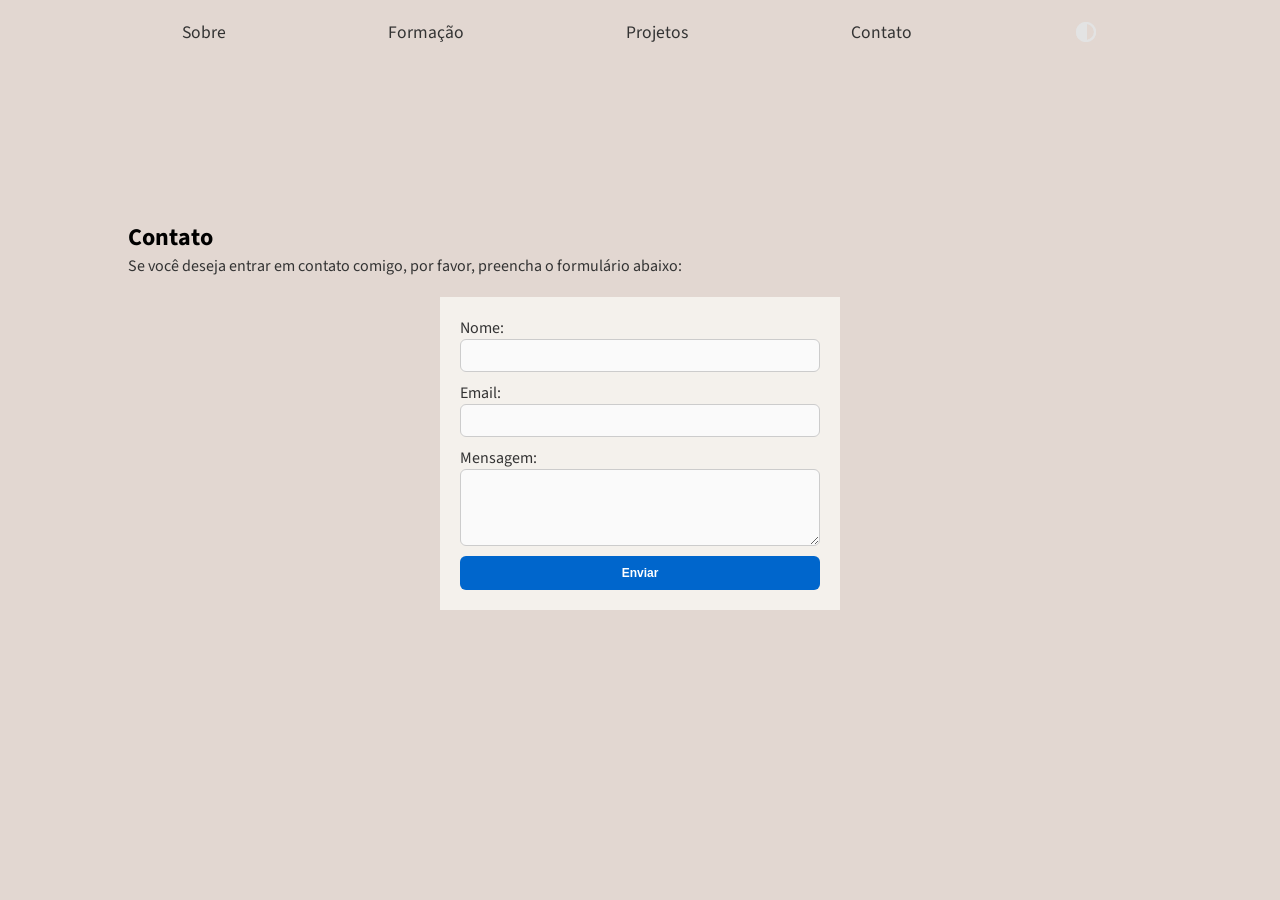
<file: contato.html>
<!DOCTYPE html>
<html lang="pt-br">
<head>
    <meta charset="UTF-8">
    <meta name="viewport" content="width=device-width, initial-scale=1.0">
    <title>Portfólio</title>
    <!--Folha de estilo css, específico para a página-->
    <link rel="stylesheet" href="css/contato.css">
</head>
<body>
    <!--Container principal-->
    <div class="container">
        <section id="nav-container">
            <!--Barra de navegação-->
            <nav>
                <a href="index.html" class="nav-link">Sobre</a>
                <a href="formacao.html" class="nav-link">Formação</a>
                <a href="projetos.html" class="nav-link">Projetos</a>
                <a href="contato.html" class="nav-link">Contato</a>
                <!--O botão aciona uma função que adiciona a classe dark-theme-->
                <button id="theme-btn" class="theme" onclick="mudar_tema()"><img src="imagens/contrast_24dp_E3E3E3_FILL0_wght400_GRAD0_opsz24.svg" alt="" srcset=""></button>
            </nav>
            <!--Conteúdo principal-->
            <main class="main-content">
                <h2>Contato</h2>
                <p>Se você deseja entrar em contato comigo, por favor, preencha o formulário abaixo:</p>
                <div id="form-container">
                    <!--Formulário para simular o envio de um contato-->
                    <form action="#" method="POST">
                        <label for="name">Nome:</label>
                        <input type="text" id="name" name="name" required>

                        <label for="email">Email:</label>
                        <input type="email" id="email" name="email" required>

                        <label for="message">Mensagem:</label>
                        <textarea id="message" name="message" rows="5" required></textarea>
                        <!--Botão que aciona a função para exibir um alerta-->
                        <button type="submit" onclick="exibirAlerta()">Enviar</button>
                    </form>
                </div>
            </main>
        </section>
    </div>
    <!--O JavaScript é igual para todas as paginas-->
    <script src="js/script.js"></script>
</body>
</html>
</file>
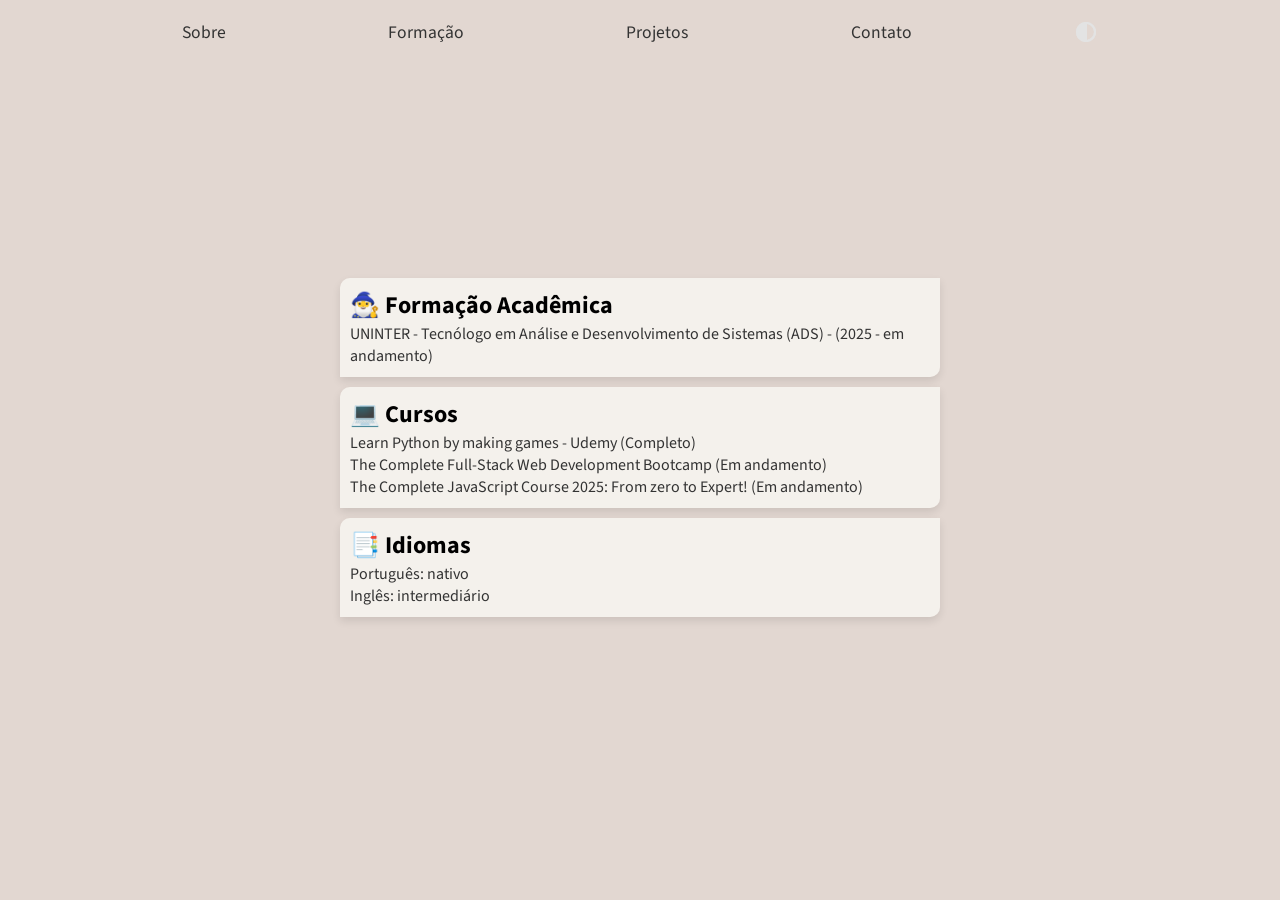
<file: formacao.html>
<!DOCTYPE html>
<html lang="pt-br">
<head>
    <meta charset="UTF-8">
    <meta name="viewport" content="width=device-width, initial-scale=1.0">
    <title>Portfólio</title>
    <!--Folha de estilo css, específico para a página-->
    <link rel="stylesheet" href="css/formacao.css">
</head>
<body>
    <!--Container principal da página-->
    <div class="container">
        <section id="nav-container">
            <!--A página possui apenas a barra de navegação e o conteúdo-->
            <nav>
                <a href="index.html" class="nav-link">Sobre</a>
                <a href="formacao.html" class="nav-link">Formação</a>
                <a href="projetos.html" class="nav-link">Projetos</a>
                <a href="contato.html" class="nav-link">Contato</a>
                <!--O botão aciona uma função que adiciona a classe dark-theme-->
                <button id="theme-btn" class="theme" onclick="mudar_tema()"><img src="imagens/contrast_24dp_E3E3E3_FILL0_wght400_GRAD0_opsz24.svg" alt="" srcset=""></button>
            </nav>
            <!--Conteúdo principal da página-->
            <main class="main-content">
                <!--div "card" apresenta elementos diferentes-->
                <div class="card">
                    <h2>🧙‍♂️ Formação Acadêmica</h2>
                    <p>UNINTER - Tecnólogo em Análise e Desenvolvimento de Sistemas (ADS) - (2025 - em andamento)</p>
                </div>
                <div class="card">
                    <h2>💻 Cursos</h2>
                    <p>Learn Python by making games - Udemy (Completo)</p>
                    <p>The Complete Full-Stack Web Development Bootcamp (Em andamento)</p>
                    <p>The Complete JavaScript Course 2025: From zero to Expert! (Em andamento)</p>
                </div>
                <div class="card">
                    <h2>📑 Idiomas</h2>
                    <p>Português: nativo</p>
                    <p>Inglês: intermediário</p>
                </div>
            </main>
        </section>
    </div>
    <!--O JavaScript é igual para todas as paginas-->
    <script src="js/script.js"></script>
</body>
</html>
</file>
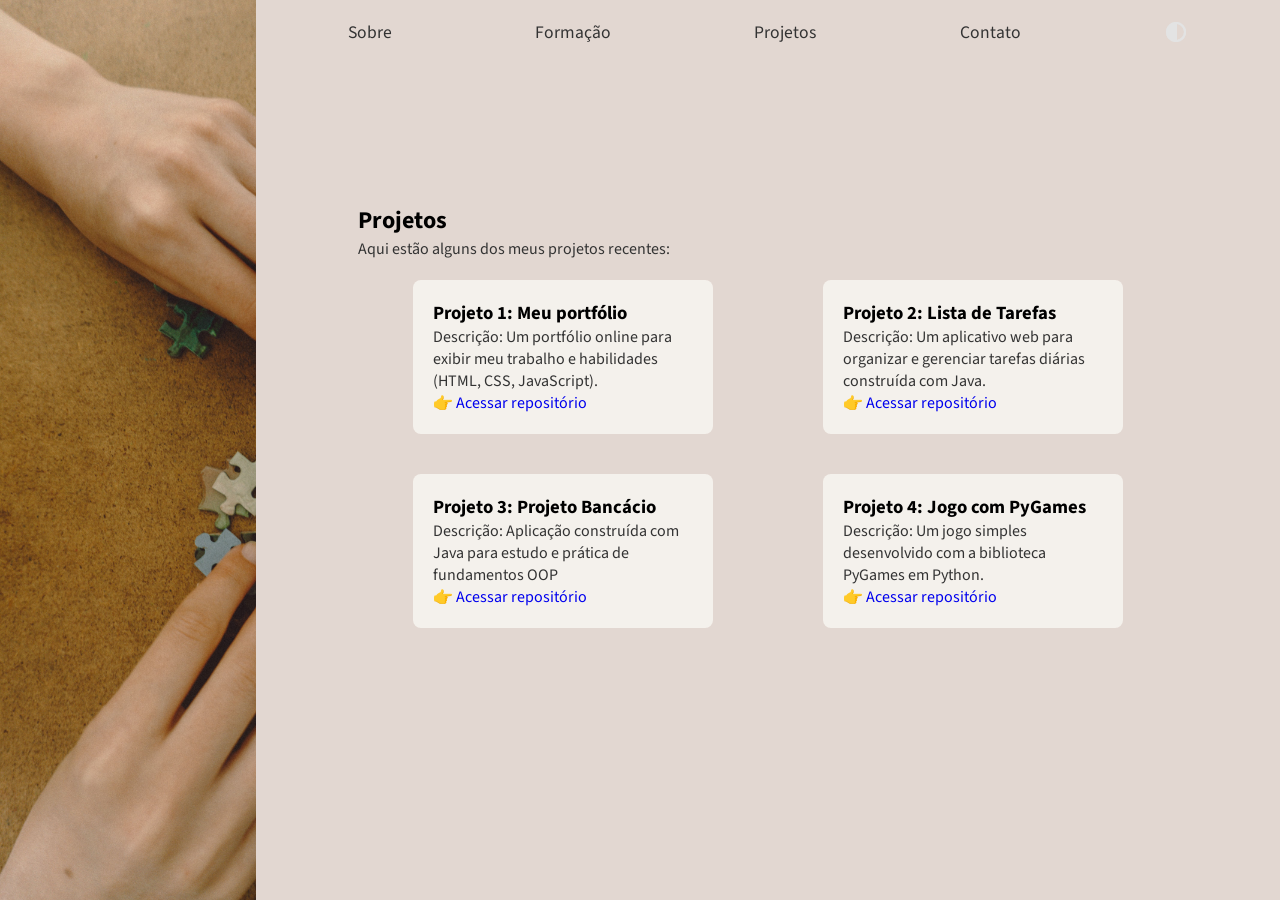
<file: projetos.html>
<!DOCTYPE html>
<html lang="pt-br">
<head>
    <meta charset="UTF-8">
    <meta name="viewport" content="width=device-width, initial-scale=1.0">
    <title>Portfólio</title>
    <!--Folha de estilo css, específico para a página-->
    <link rel="stylesheet" href="css/projetos.css">
</head>
<body>
    <!--Container principal-->
    <div class="container">
        <!--Section left, a imagem será inserida pelo CSS-->
        <section id="left">
            
        </section>
        <!--Section right, contém a barra de nagevação e o conteúdo principal-->
        <section id="right">
            <nav>
                <a href="index.html" class="nav-link">Sobre</a>
                <a href="formacao.html" class="nav-link">Formação</a>
                <a href="projetos.html" class="nav-link">Projetos</a>
                <a href="contato.html" class="nav-link">Contato</a>
                <!--O botão aciona uma função que adiciona a classe dark-theme-->
                <button id="theme-btn" class="theme" onclick="mudar_tema()"><img src="imagens/contrast_24dp_E3E3E3_FILL0_wght400_GRAD0_opsz24.svg" alt="" srcset=""></button>
            </nav>
            <!--Conteúdo principal-->
            <main class="main-content">
                <h2>Projetos</h2>
                <p>Aqui estão alguns dos meus projetos recentes:</p>

                <!--Container com os cards-->
                <div id="cards-container">
                    <div class="card">
                        <h3>Projeto 1: Meu portfólio</h3>
                        <p>Descrição: Um portfólio online para exibir meu trabalho e habilidades (HTML, CSS, JavaScript).</p>
                        <a href="https://github.com/Tadeus-dev/Portfolio" class="btn" target="_blank">👉 Acessar repositório</a>
                    </div>
                    <div class="card">
                        <h3>Projeto 2: Lista de Tarefas</h3>
                        <p>Descrição: Um aplicativo web para organizar e gerenciar tarefas diárias construída com Java.</p>
                        <a href="https://github.com/Tadeus-dev/ToDoList/tree/main/demo" class="btn" target="_blank">👉 Acessar repositório</a>
                    </div>
                    <div class="card">
                        <h3>Projeto 3: Projeto Bancácio </h3>
                        <p>Descrição: Aplicação construída com Java para estudo e prática de fundamentos OOP</p>
                        <a href="https://github.com/Tadeus-dev/estudos.java/tree/main/src" class="btn" target="_blank">👉 Acessar repositório</a>
                    </div>
                    <div class="card">
                        <h3>Projeto 4: Jogo com PyGames</h3>
                        <p>Descrição: Um jogo simples desenvolvido com a biblioteca PyGames em Python.</p>
                        <a href="https://github.com/Tadeus-dev/AsteroidRainPygames/blob/main/README.md" class="btn" target="_blank">👉 Acessar repositório</a>
                    </div>
                </div>
                
            </main>
        </section>
    </div>
    <!--O JavaScript é igual para todas as paginas-->
    <script src="js/script.js"></script>
</body>
</html>
</file>
<file: css/contato.css>
@import url('https://fonts.googleapis.com/css2?family=Source+Sans+3:ital,wght@0,200..900;1,200..900&display=swap');

/*Limpando as configurações padrão*/
*{
    margin:0;
    padding:0;
    box-sizing:border-box;
}

body{
    height:100vh;
    background-color:#e2d7d1;
    font-family: 'Source Sans 3', sans-serif;
}

body.dark-theme{
    background-color:#333333;
    color:aliceblue;
}

.container{
    display:flex;
    flex-direction:column;
    width:100%;
    height:100%;
}

#nav-container{
    width: 100%;
    height: 100%;
}

nav{
    display:flex;
    justify-content: space-evenly;
    padding: 20px;
}

.nav-link{
    font-family: 'Source Sans 3', sans-serif;
    text-decoration: none;
    color: #333;
    font-size: 1.1rem;
    transition: color 0.3s ease;
}

body.dark-theme .nav-link{
    color: #f7f6f5d0;
}

body.dark-theme .nav-link:hover{
    color: #f6bd2ed0;
}

/*Efeito de hover para os links de navegação*/
.nav-link:hover{
    color: #f6bd2ed0;
    transition: color 0.3s ease;
}

/*Configurações do conteúdo principal*/
.main-content{
    height: 80%;
    width: 80%;
    margin: 0 auto;
    align-content: center;
}

.main-content h1{
    /*font-family: 'Story Script', cursive;*/
    color:#333333;
    padding-bottom: 20px;
}

body.dark-theme .main-content h2,p{
    color: #f0eeee;
}

body.dark-theme .main-content p{
    color: #f0eeee;
}

.main-content p{
    font-family: 'Source Sans 3', sans-serif;
    color: #333333;
}

#theme-btn{
    background-image: url('../imagens/contrast_24dp_E3E3E3_FILL0_wght400_GRAD0_opsz24.svg');
}

button.theme{
    background-color: transparent;
    border: none;
    cursor: pointer;
    width: 24px;
    height: 24px;
}

.main-content form{
    display: flex;
    flex-direction: column;
    max-width: 400px;
    margin: 20px auto;
    padding: 20px;
    background-color: #f9f8f3d0;

    font-family: 'Source Sans 3', sans-serif;
}

body.dark-theme .main-content form{
    background-color: #ebebea;
}

/* Campos de Entrada (Inputs e Textarea) */
#form-container input[type="text"],
#form-container input[type="email"],
#form-container textarea {
  width: 100%;
  padding: 10px 10px;
  margin-bottom: 10px;
  border: 1px solid #cccccc;
  border-radius: 6px;
  font-size: 10px;
  background-color: #fafafa;
  transition: all 0.3s ease;
  box-sizing: border-box; /* Garante que o padding não quebre a largura */
}

#form-container label{
    color: #333333;
   
}

#form-container button[type="submit"] {
  background-color: #0066cc;
  color: #ffffff;
  border: none;
  padding: 10px;
  font-size: 12px;
  font-weight: 600;
  border-radius: 6px;
  cursor: pointer;
  transition: background-color 0.2s ease, transform 0.1s ease;
}

/* Efeito de Clique/Foco nos Campos */
#form-container input:focus,
#form-container textarea:focus {
  border-color: #0066cc;
  background-color: #ffffff;
  box-shadow: 0 0 0 3px rgba(0, 102, 204, 0.15);
  outline: none;
}

/*Responsividade para telas menores*/
@media (max-width: 768px) {

    /*Os elementos do container serão organizados em colunas*/
    .container{
        flex-direction: column;
    }

    /*Esconde a logo em telas menores para otimizar o espaço*/
    .logo{
        display: none;
    }

    #left, #right{
        width: 100%;
    }

    /*Ajusta a imagem para o topo da página*/
    #left{
        height:30%;
        background-position: center;
    }
}
</file>
<file: css/formacao.css>
/*Fonte do Google fonts*/
@import url('https://fonts.googleapis.com/css2?family=Source+Sans+3:ital,wght@0,200..900;1,200..900&display=swap');

/*Limpando as configurações padrão*/
*{
    margin:0;
    padding:0;
    box-sizing:border-box;
}

/*Configuração do body*/
body{
    height:100vh;
    background-color:#e2d7d1;
    font-family: 'Source Sans 3', sans-serif;
}

/*Configuração do body com o tema dark*/
body.dark-theme{
    background-color:#333333;
    color:aliceblue;
}

/*Container principal*/
.container{
    display:flex;
    flex-direction:column; /*A direção é em colunas*/
    width:100%;
    height:100%;
}

#nav-container{
    width: 100%;
    height: 100%;
}

/*Barra de navegação*/
nav{
    display:flex;
    justify-content: space-evenly;
    padding: 20px;
}

/*Configuração dos links*/
.nav-link{
    font-family: 'Source Sans 3', sans-serif;
    text-decoration: none;
    color: #333;
    font-size: 1.1rem;
    transition: color 0.3s ease;
}

body.dark-theme .nav-link{
    color: #f7f6f5d0;
}

body.dark-theme .nav-link:hover{
    color: #f6bd2ed0;
}

/*Efeito de hover para os links de navegação*/
.nav-link:hover{
    color: #f6bd2ed0;
    transition: color 0.3s ease;
}

/*Configurações do conteúdo principal*/
.main-content{
    height: 85%;
    width: 80%;
    margin: 0 auto;
    align-content: center;
}

.main-content h1{
    /*font-family: 'Story Script', cursive;*/
    color:#333333;
    padding-bottom: 10px;
}

body.dark-theme .main-content h2{
    color: #333333;
}

.main-content p{
    font-family: 'Source Sans 3', sans-serif;
    color: #333333;
}

#theme-btn{
    background-image: url('../imagens/contrast_24dp_E3E3E3_FILL0_wght400_GRAD0_opsz24.svg');
}

button.theme{
    background-color: transparent;
    border: none;
    cursor: pointer;
    width: 24px;
    height: 24px;
}

/*Configuração dos cards exibidos*/
.card{
    background-color: #f9f8f3d0;
    padding: 10px;
    border-radius: 10px 0 10px 0;
    box-shadow: 0 4px 8px rgba(0, 0, 0, 0.1);
    max-width: 600px;
    margin: 10px auto;}

/*Responsividade para telas menores*/
@media (max-width: 768px) {

    /*Os elementos do container serão organizados em colunas*/
    .container{
        flex-direction: column;
    }

    /*Esconde a logo em telas menores para otimizar o espaço*/
    .logo{
        display: none;
    }

    #left, #right{
        width: 100%;
    }

    /*Ajusta a imagem para o topo da página*/
    #left{
        height:30%;
        background-position: center;
    }
}
</file>
<file: css/projetos.css>
/*Fontes importadas do Google fonts*/
@import url('https://fonts.googleapis.com/css2?family=Story+Script&display=swap');
@import url('https://fonts.googleapis.com/css2?family=Monoton&display=swap');
@import url('https://fonts.googleapis.com/css2?family=Source+Sans+3:ital,wght@0,200..900;1,200..900&display=swap');

/*Limpando as configurações padrão*/
*{
    margin:0;
    padding:0;
    box-sizing:border-box;
}

/*Configuração do body*/
body{
    height:100vh;
    background-color:#e2d7d1;
    font-family: 'Source Sans 3', sans-serif;
}

/*Tema dark para o body*/
body.dark-theme{
    background-color:#333333;
    color:aliceblue;
}

/*Configurações do container*/
.container{
    display:flex;
    width:100%;
    height:100%;
}

/*Configuração da section left*/
#left{
    width:20%;
    height:100%;
    background-image:url('../imagens/hobby.jpg');
    background-size:cover;
}

.logo{
    text-align: center;
    padding: 20px;
    font-family: 'Story Script', cursive;
    font-size:1.2rem;
    color:aliceblue;
}

#left.logo-formacao{
    background-image:url('../imagens/hobby.jpg');
    background-size:cover;
}

body.dark-theme .logo{
    color:#f6bd2ed0;
}

#theme-btn{
    background-image: url('../imagens/contrast_24dp_E3E3E3_FILL0_wght400_GRAD0_opsz24.svg');
}

button.theme{
    background-color: transparent;
    border: none;
    cursor: pointer;
    width: 24px;
    height: 24px;
}

/*Configuração da section right*/
#right{
    width:80%;
    height: 100%;
}

/*Barra de navegação*/
nav{
    display:flex;
    justify-content: space-around;
    padding: 20px;
}

/*Configuração dos links*/
.nav-link{
    font-family: 'Source Sans 3', sans-serif;
    text-decoration: none;
    color: #333;
    font-size: 1.1rem;
    transition: color 0.3s ease;
}

body.dark-theme .nav-link{
    color: #f7f6f5d0;
}

body.dark-theme .nav-link:hover{
    color: #f6bd2ed0;
}

/*Efeito de hover para os links de navegação*/
.nav-link:hover{
    color: #f6bd2ed0;
    transition: color 0.3s ease;
}

/*Configurações do conteúdo principal*/
.main-content{
    height: 80%;
    width: 80%;
    margin: 0 auto;
    align-content: center;
    overflow-y: auto;
    scrollbar-width: none;
}

/*Configuração do container dos cards*/
#cards-container{
    display: flex;
    flex-wrap: wrap; /*ajusta os cards na sequência da página se não couber*/
    justify-content: space-around;
}

.main-content h1{
    /*font-family: 'Story Script', cursive;*/
    color:#333333;
    padding-bottom: 10px;
}

body.dark-theme .main-content h1{
    color:#f6bd2ed0;
}

body.dark-theme .card h3, p{
    color: #333333;
}

.card a{
    text-decoration: none;
}

.main-content p{
    font-family: 'Source Sans 3', sans-serif;
}

/*Configuração geral dos cards*/
.card{
    background-color: #f9f8f3d0;
    padding: 20px;
    margin: 20px;
    border-radius: 8px;
    max-width: 300px;
}

/*Responsividade para telas menores*/
@media (max-width: 768px) {

    /*Os elementos do container serão organizados em colunas*/
    .container{
        flex-direction: column;
    }

    /*Esconde a logo em telas menores para otimizar o espaço*/
    .logo{
        display: none;
    }

    #left, #right{
        width: 100%;
    }

    /*Ajusta a imagem para o topo da página*/
    #left{
        height:30%;
        background-position: center;
    }
}
</file>
